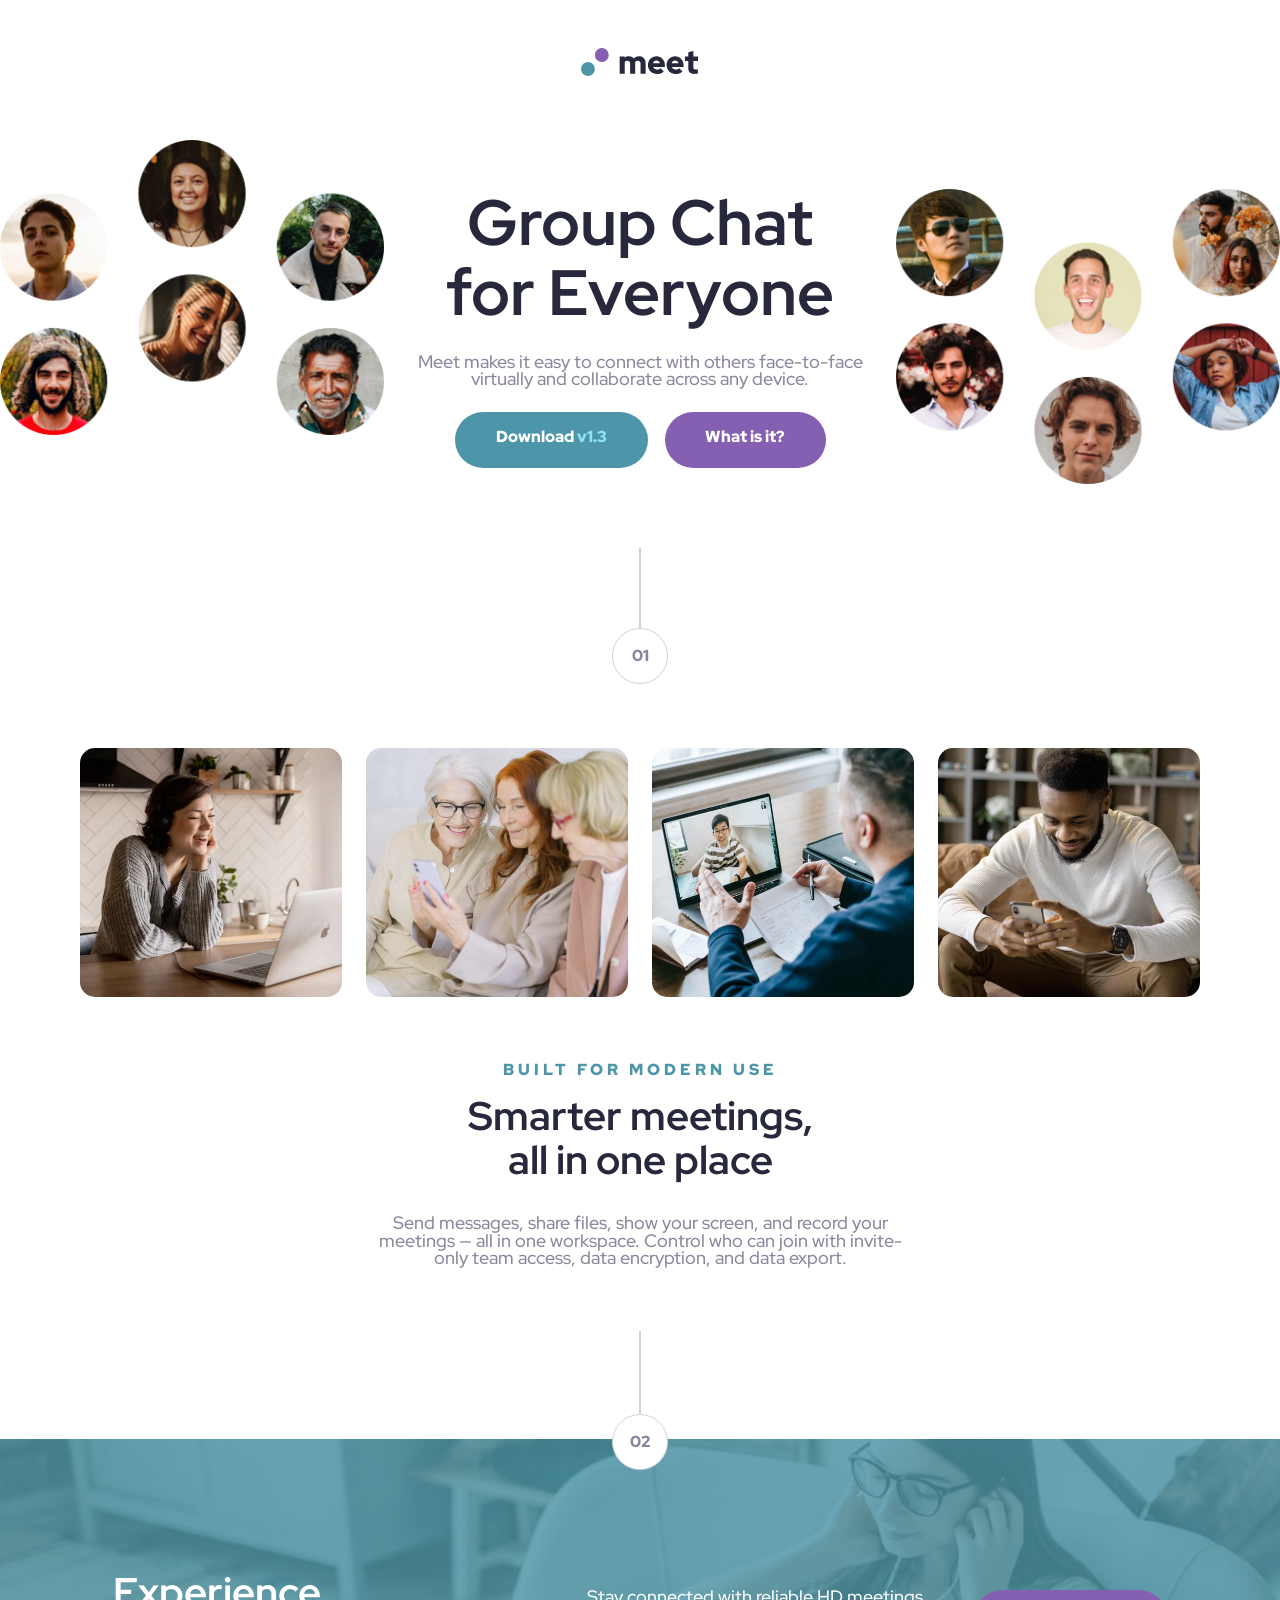
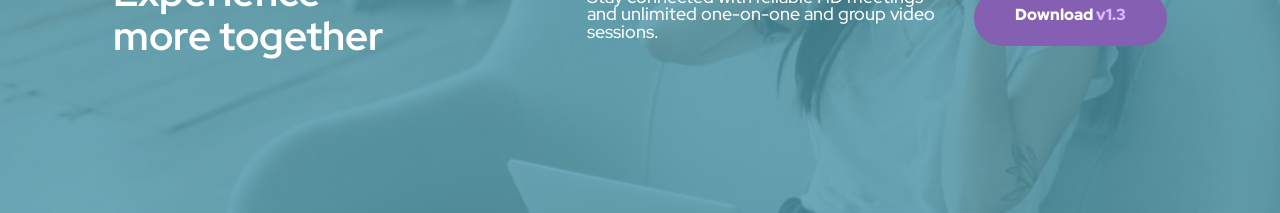
<file: index.html>
<!DOCTYPE html>
<html lang="en">
<head>
  <meta charset="UTF-8">
  <meta name="viewport" content="width=device-width, initial-scale=1.0">
  <link rel="stylesheet" href="./style/style.css">
  <link rel="icon" type="image/png" sizes="32x32" href="./assets/favicon-32x32.png">
  <link rel="preconnect" href="https://fonts.googleapis.com">
<link rel="preconnect" href="https://fonts.gstatic.com" crossorigin>
<link href="https://fonts.googleapis.com/css2?family=Red+Hat+Display:ital,wght@0,300..900;1,300..900&display=swap" rel="stylesheet">
  <title>Frontend Mentor | Meet landing page</title>
</head>
<body>
  <img class="logo" src="./assets/logo.svg" alt="">
  <div class="presentation">
    <img class="mobil" src="./assets/tablet/image-hero.png" alt="">
  </div>
  <header>
      <img class="image-hero-left" src="/assets/desktop/image-hero-left.png" alt="">
      <div class="hello">
        <div class="text">
          <h1 class="text1 slate900">Group Chat for Everyone</h1>
          <p class="text4 slate600">Meet makes it easy to connect with others face-to-face virtually and collaborate across any device.</p>
        </div>
        <div class="button">
          <a class="download cyan600" href="http://">Download <span class="txt-cyan300">v1.3</span></a>
          <a class="info purple" href="http://"> What is it?</a>
        </div>
      </div>
      <img class="image-hero-right" src="/assets/desktop/image-hero-right.png" alt="">

  </header>

  <main>  
    <div class="decoration">
      <div class="barre">
        <div class="left"></div>
        <div class="right"></div>
      </div>
      <p>01</p>
    </div>
  
    <div class="pictures">
      <img class="videocall" src="./assets/desktop/image-woman-in-videocall.jpg" alt="a woman in the kitchen during a videocall">
      <img class="videochat" src="./assets/desktop/image-women-videochatting.jpg" alt=" three women looking a phone videochatting">
      <img class="meeting" src="./assets/desktop/image-men-in-meeting.jpg" alt="men during a meeting front of his computer">
      <img class="texting" src="./assets/desktop/image-man-texting.jpg" alt="a man texting on a sofa">
    </div>
    <div class="contenu">
      <p class="text3 cyan">Built for modern use</p>
    <h2 class="text2 slate900 mb">Smarter meetings, all in one place</h2>
    <p class="text4 slate600">Send messages, share files, show your screen, and record your meetings — all in one 
  workspace. Control who can join with invite-only team access, data encryption, and data export.</p>
    </div>
    
  </main>
  <div class="barre longue">
        <div class="left"></div>
        <div class="right"></div>
  </div>
  <footer>
  <p class="decoration2">02</p>
  <h2 class="text2 white">Experience more together</h2>
  <p class="text4 white conclusion">Stay connected with reliable HD meetings and unlimited one-on-one and group video sessions.</p>
  <a class="download purple" href="">Download <span class="txt-purple">v1.3</span></a>
</footer>
</body>
</html>
</file>
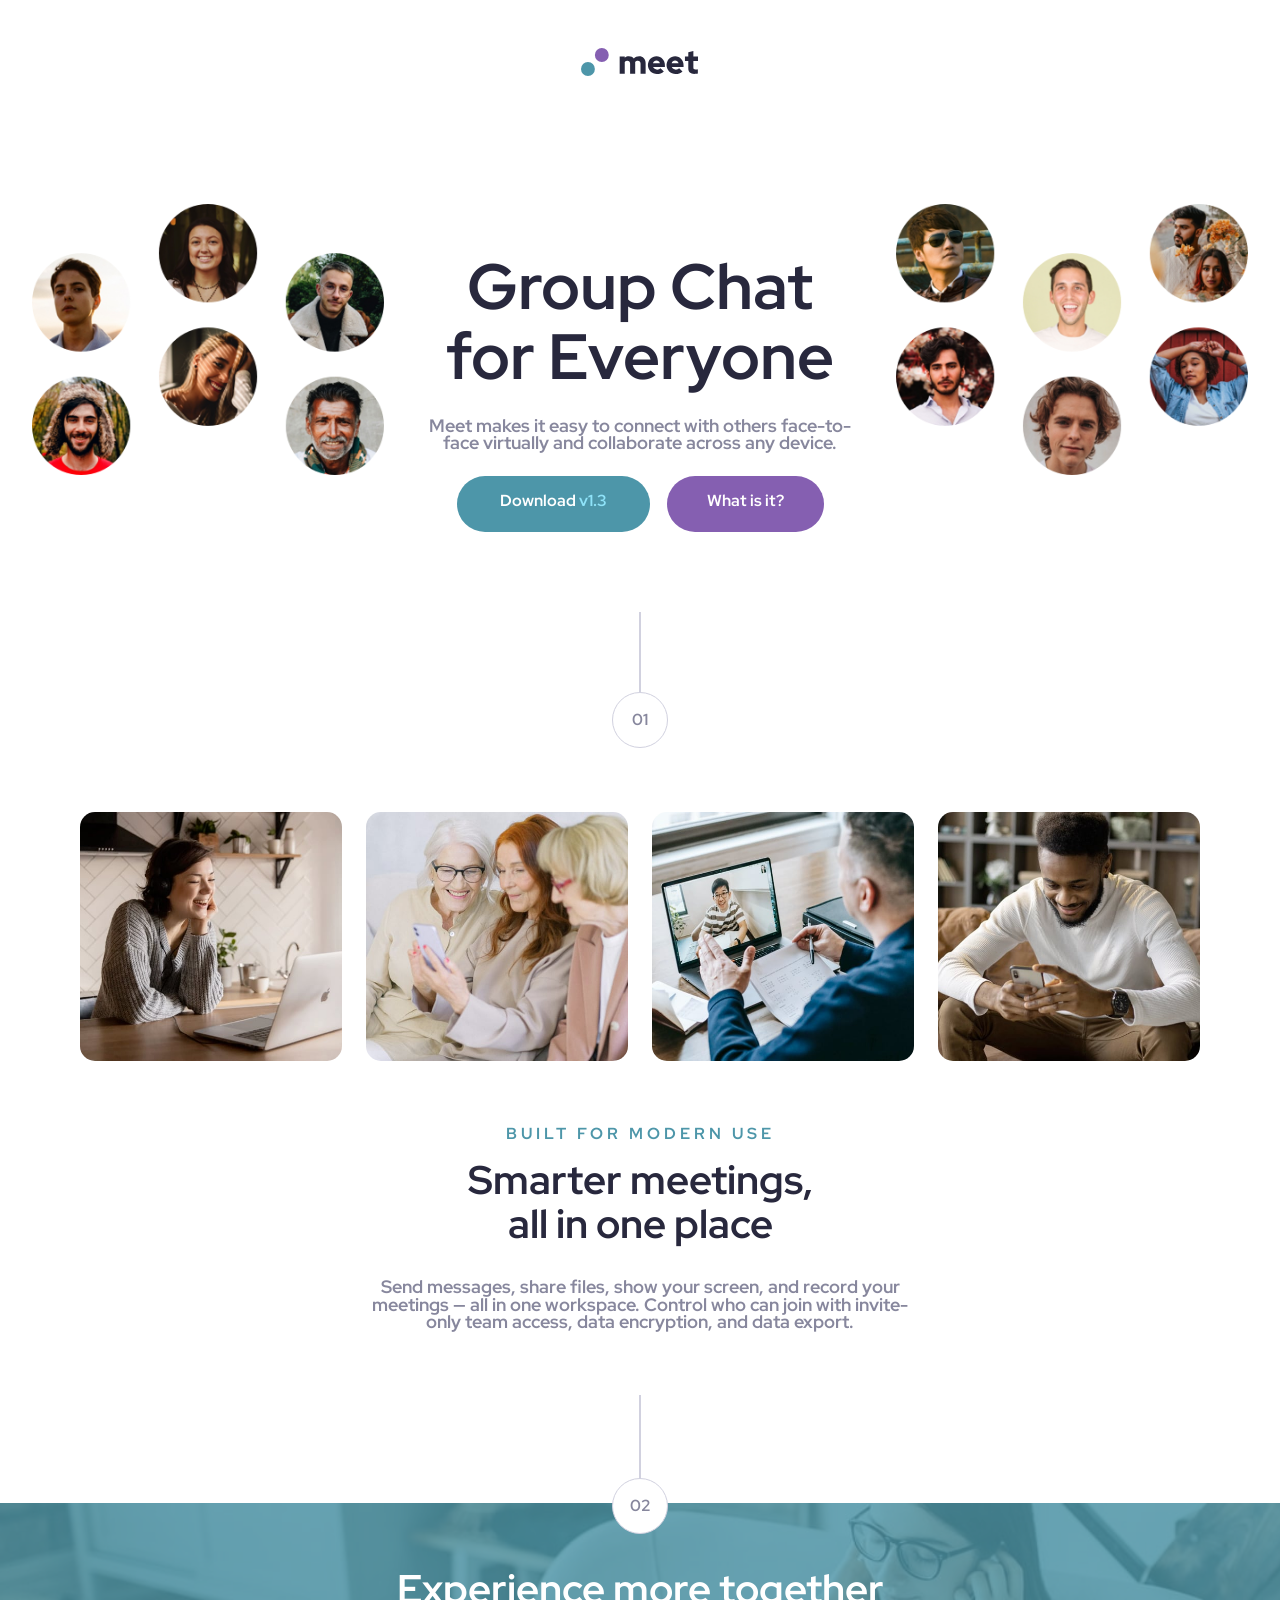
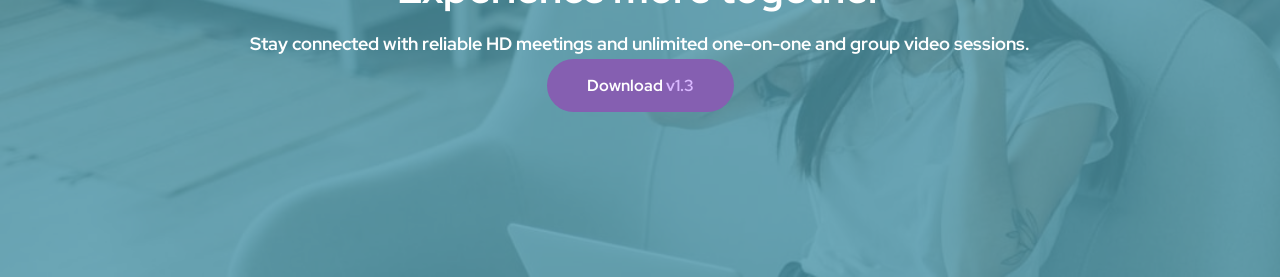
<file: starter-code/index.html>
<!DOCTYPE html>
<html lang="en">
<head>
  <meta charset="UTF-8">
  <meta name="viewport" content="width=device-width, initial-scale=1.0">
  <link rel="stylesheet" href="./style/style.css">
  <link rel="icon" type="image/png" sizes="32x32" href="./assets/favicon-32x32.png">
  <link rel="preconnect" href="https://fonts.googleapis.com">
<link rel="preconnect" href="https://fonts.gstatic.com" crossorigin>
<link href="https://fonts.googleapis.com/css2?family=Red+Hat+Display:ital,wght@0,300..900;1,300..900&display=swap" rel="stylesheet">
  <title>Frontend Mentor | Meet landing page</title>
</head>
<body>
  <img class="logo" src="./assets/logo.svg" alt="">
  <div class="presentation">
    <img class="mobil" src="./assets/tablet/image-hero.png" alt="">
  </div>
  <header>
      <img class=".image-hero-left" src="./assets/desktop/image-hero-left.png" alt="">
      <div class="hello">
        <div class="text">
          <h1 class="text1 slate900">Group Chat for Everyone</h1>
          <p class="text4 slate600">Meet makes it easy to connect with others face-to-face virtually and collaborate across any device.</p>
        </div>
        <div class="button">
          <a class="download cyan600" href="http://">Download <span class="txt-cyan300">v1.3</span></a>
          <a class="info purple" href="http://"> What is it?</a>
        </div>
      </div>
      <img class=".image-hero-right" src="./assets/desktop/image-hero-right.png" alt="">

  </header>

  <main>  
    <div class="decoration">
      <div class="barre">
        <div class="left"></div>
        <div class="right"></div>
      </div>
      <p>01</p>
    </div>
  
    <div class="pictures">
      <img class="videocall" src="./assets/desktop/image-woman-in-videocall.jpg" alt="a woman in the kitchen during a videocall">
      <img class="videochat" src="./assets/desktop/image-women-videochatting.jpg" alt=" three women looking a phone videochatting">
      <img class="meeting" src="./assets/desktop/image-men-in-meeting.jpg" alt="men during a meeting front of his computer">
      <img class="texting" src="./assets/desktop/image-man-texting.jpg" alt="a man texting on a sofa">
    </div>
    <div class="contenu">
      <p class="text3 cyan">Built for modern use</p>
    <h2 class="text2 slate900 mb">Smarter meetings, all in one place</h2>
    <p class="text4 slate600">Send messages, share files, show your screen, and record your meetings — all in one 
  workspace. Control who can join with invite-only team access, data encryption, and data export.</p>
    </div>
    
  </main>
  <div class="barre longue">
        <div class="left"></div>
        <div class="right"></div>
  </div>
  <footer>
  <p class="decoration2">02</p>
  <h2 class="text2 white">Experience more together</h2>
  <p class="text4 white conclusion">Stay connected with reliable HD meetings and unlimited one-on-one and group video sessions.</p>
  <a class="download purple" href="">Download <span class="txt-purple">v1.3</span></a>
</footer>
</body>
</html>
</file>
<file: style/style.css>
@import 'reset.css' layer(reset);
@import 'variable.css' layer(variable);
@import 'typo.css' layer(typo);
@import 'component.css' layer(component);
@layer reset, variable, typo, component; 

*{
    text-align: center;
}
body, html{
    overflow-x: hidden;
}
body{
    width: 100vw;
    display: flex;
    flex-direction: column;
    align-items: center;
}
.logo{
    width: 118px;
    height: 28px;
    margin-top: 48px;
}
header > img{
    display: none;
}
.presentation {
    width: 100%;
    overflow: hidden;
    margin-top: var(--spacing-64);
}

.presentation > img {
    max-width: none;
    width: 115%; 
    margin-left: -7%;
}
header{
    margin: var(--spacing-64) var(--spacing-32) var(--spacing-32) var(--spacing-32);
}
main{
    margin: var(--spacing-32) var(--spacing-32) var(--spacing-64) var(--spacing-32);
}
.hello{
    margin-top: 48px;
}
.text > h1,
.text > p,
footer > h2,
.conclusion{
    margin-bottom: var(--spacing-24);
}
.pictures{
    margin: 64px auto;
    display: grid;
    grid-template-areas: 
    "lt rt"
    "lb rb";
    gap: 16px;
    justify-items: center;
    justify-content: center;
    align-items: center;
    align-content: center;
}
.pictures > img{
    border-radius: 15px;
}
.videocall{
    grid-area: lt;
}
.videochat{
    grid-area: rt;
}
.meeting{
    grid-area: lb;
}
.texting{
    grid-area: rb;
}
.cyan{
    color: var(--cyan-600);
    text-transform: uppercase;
    margin-bottom: 16px;
}
.slate600{
    color: var(--slate-600);
}
.slate900{
    color: var(--slate-900);
}
.mb{
    margin-bottom: 32px;
}
footer{
    position: relative;
    z-index: 1;
    padding: 64px 32px;
    width: 100%;
    background-image: url("/assets/mobile/image-footer.jpg");
    background-repeat: no-repeat;
    background-size: cover;
    box-shadow: 0 0 0 200px rgba(77, 150, 169,0.8) inset;
    height: 374px;
}
footer > a{
    display: inline-block;
}
.white{
    color: #fff;
}
.button{
    display: flex;
    flex-direction: column;
    align-items: center;
}
@media screen and (min-width: 768px){
   .presentation > img {
        max-width: 100%;
        width: 100%;
        margin-left: 0;
   }
    .hello{
        width: 448px;
    }
    .button{
        display: flex;
        flex-direction: row;
        align-items: stretch;
        justify-content: center;
        gap: 17px;
    }
    .pictures{
        gap: 24px;
        grid-template-areas: 
        "lt rt lb rb";
    }
    .contenu{
        margin: 0 auto;
        width: 504px;
    }
    footer{
        background-image: url("/assets/tablet/image-footer.jpg");
    }
}
@media screen and (min-width: 1024px ){
    .presentation{
        display: none;
    }
    header > img{
        display: block;
    }
    header{
    margin-left: -200px;
    margin-right: -200px;
    width: 100%;
    display: grid;
    grid-template-areas: "left middle right";
    gap: 32px;
    justify-content: space-between;
    }
    .hello{
        grid-area: middle;
        align-self: center;
    }
    .image-hero-left{
        grid-area: left;
    }
    .image-hero-right{
        grid-area: right;
        align-self: end;
    }
    .pictures{
        max-width: 1120px;
    }
    footer{
        background-image: url("/assets/desktop/image-footer.jpg");
        display: flex;
        align-items: center;
        justify-content: center;
        gap: 32px;
        padding: 0 80px;
    }
    footer > h2{
        width: 422px;
        text-align: left;
    }
    .conclusion{
        width: 355px;
        text-align: left;
        margin-left: 20px;
    }
    .contenu{
    width: 544px;
    }
}
</file>
<file: starter-code/style/style.css>
@import 'reset.css' layer(reset);
@import 'variable.css' layer(variable);
@import 'typo.css' layer(typo);
@import 'component.css' layer(component);
@layer reset, variable, typo, component; 

*{
    text-align: center;
}
body{
    overflow-x: hidden;
    display: flex;
    flex-direction: column;
    align-items: center;
}
.logo{
    width: 118px;
    height: 28px;
    margin-top: 48px;
}
header > img{
    display: none;
}
.presentation{
    margin: var(--spacing-64) -40px 0 -30px;
}
header{
    margin: var(--spacing-64) var(--spacing-32) var(--spacing-32) var(--spacing-32);
}
main{
    margin: var(--spacing-32) var(--spacing-32) var(--spacing-64) var(--spacing-32);
}
.hello{
    margin-top: 48px;
}
.text > h1,
.text > p,
footer > h2,
.conclusion{
    margin-bottom: var(--spacing-24);
}
.pictures{
    margin: 64px auto;
    display: grid;
    grid-template-areas: 
    "lt rt"
    "lb rb";
    gap: 16px;
    justify-items: center;
    justify-content: center;
    align-items: center;
    align-content: center;
}
.pictures > img{
    border-radius: 15px;
}
.videocall{
    grid-area: lt;
}
.videochat{
    grid-area: rt;
}
.meeting{
    grid-area: lb;
}
.texting{
    grid-area: rb;
}
.cyan{
    color: var(--cyan-600);
    text-transform: uppercase;
    margin-bottom: 16px;
}
.slate600{
    color: var(--slate-600);
}
.slate900{
    color: var(--slate-900);
}
.mb{
    margin-bottom: 32px;
}
footer{
    position: relative;
    z-index: 1;
    padding: 64px 32px;
    width: 100%;
    background-image: url("/starter-code/assets/mobile/image-footer.jpg");
    background-repeat: no-repeat;
    background-size: cover;
    box-shadow: 0 0 0 200px rgba(77, 150, 169,0.8) inset;
    height: 374px;
}
.white{
    color: #fff;
}
.button{
    display: flex;
    flex-direction: column;
    align-items: center;
}
@media screen and (min-width: 768px){
    .presentation{
        width: 100%;
        margin: var(--spacing-64) -40px 0 -30px;
    }
    .presentation > img{
        width: 100%;
    }
    .hello{
        width: 448px;
    }
    .button{
        display: flex;
        flex-direction: row;
        align-items: stretch;
        justify-content: center;
        gap: 17px;
    }
    .pictures{
        gap: 24px;
        grid-template-areas: 
        "lt rt lb rb";
    }
    .contenu{
        margin: 0 auto;
        width: 504px;
    }
    footer{
        background-image: url("/starter-code/assets/tablet/image-footer.jpg");
    }
}
@media screen and (min-width: 1024px ){
    .mobil{
        display: none;
    }
    header > img{
        display: block;
    }
    header{
   display: grid;
   grid-template-areas: "left middle right";
   gap: 32px;
}
.hello{
    grid-area: middle;
}
.image-hero-left{
    grid-area: left;
}
.image-hero-right{
    grid-area: right;
}
.pictures{
    max-width: 1120px;
}
footer{
        background-image: url("/starter-code/assets/desktop/image-footer.jpg");
    }
.contenu{
    width: 544px;
}
}
</file>
